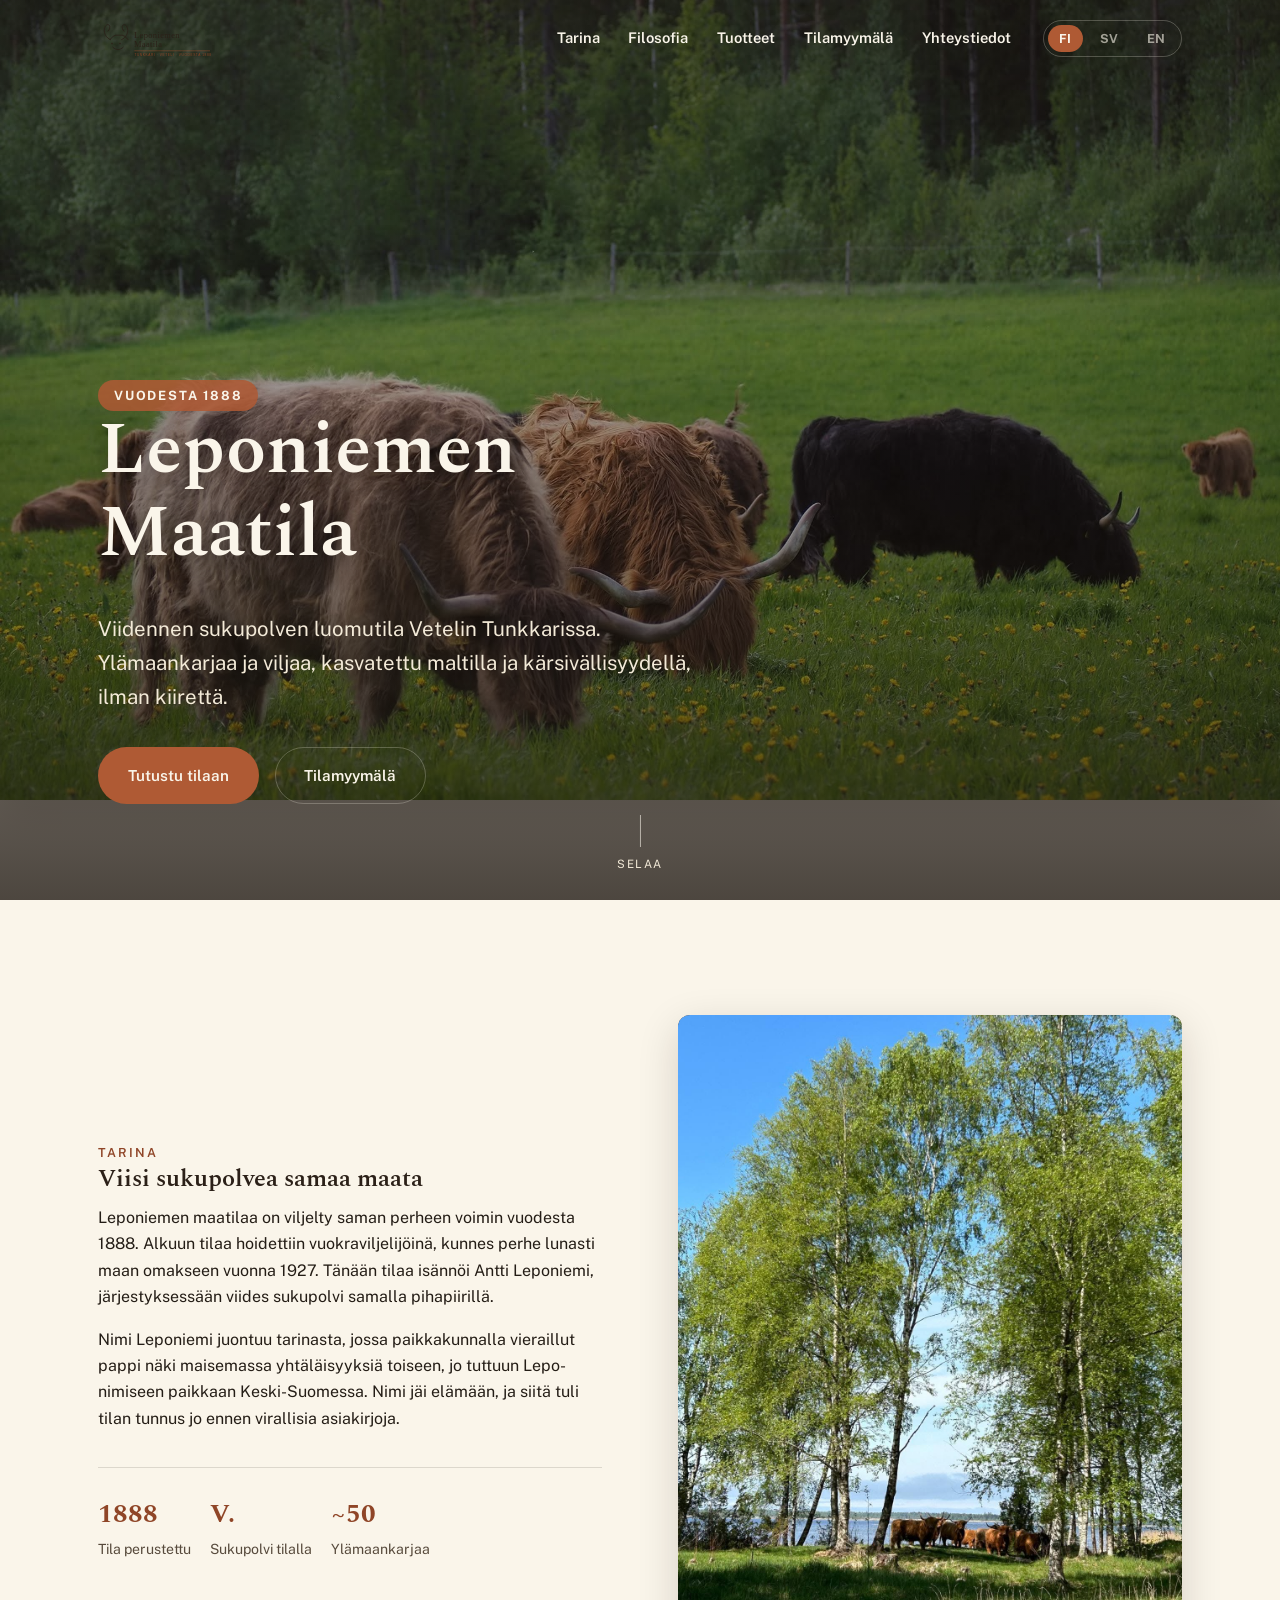
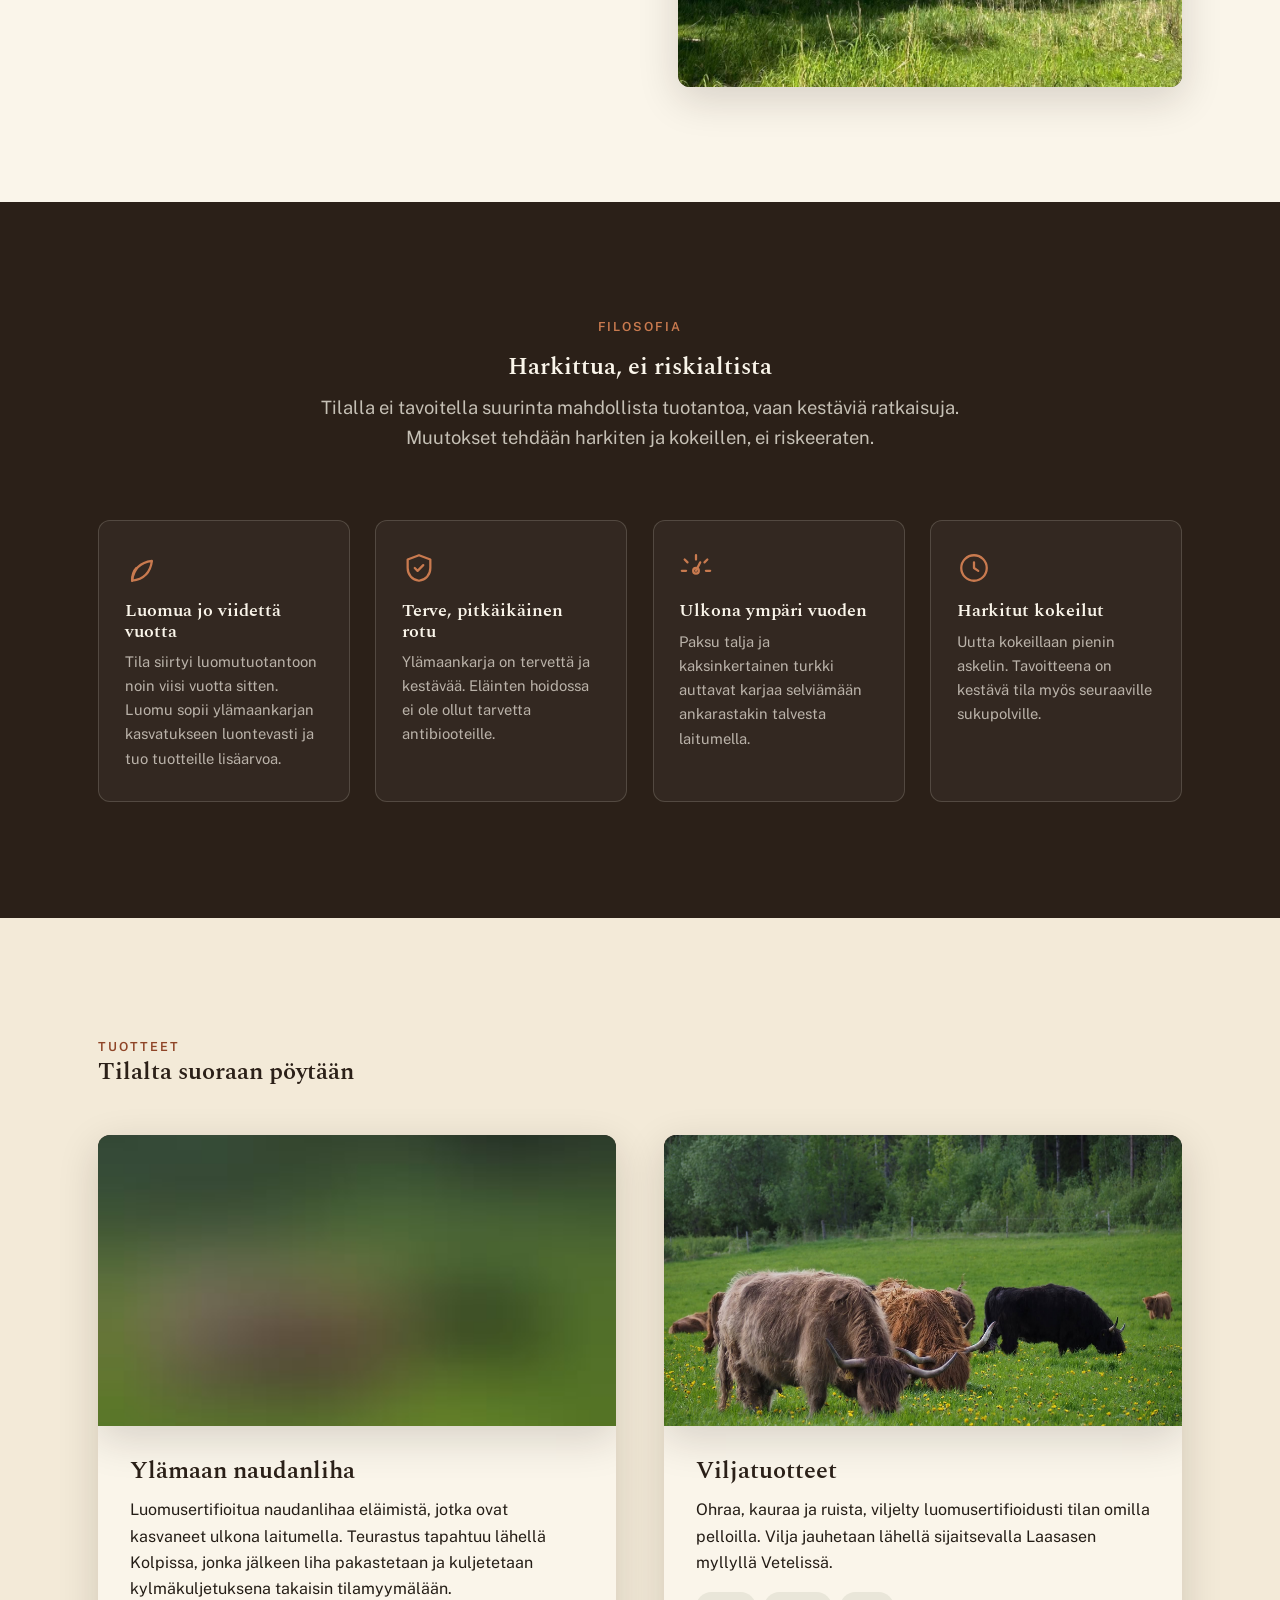
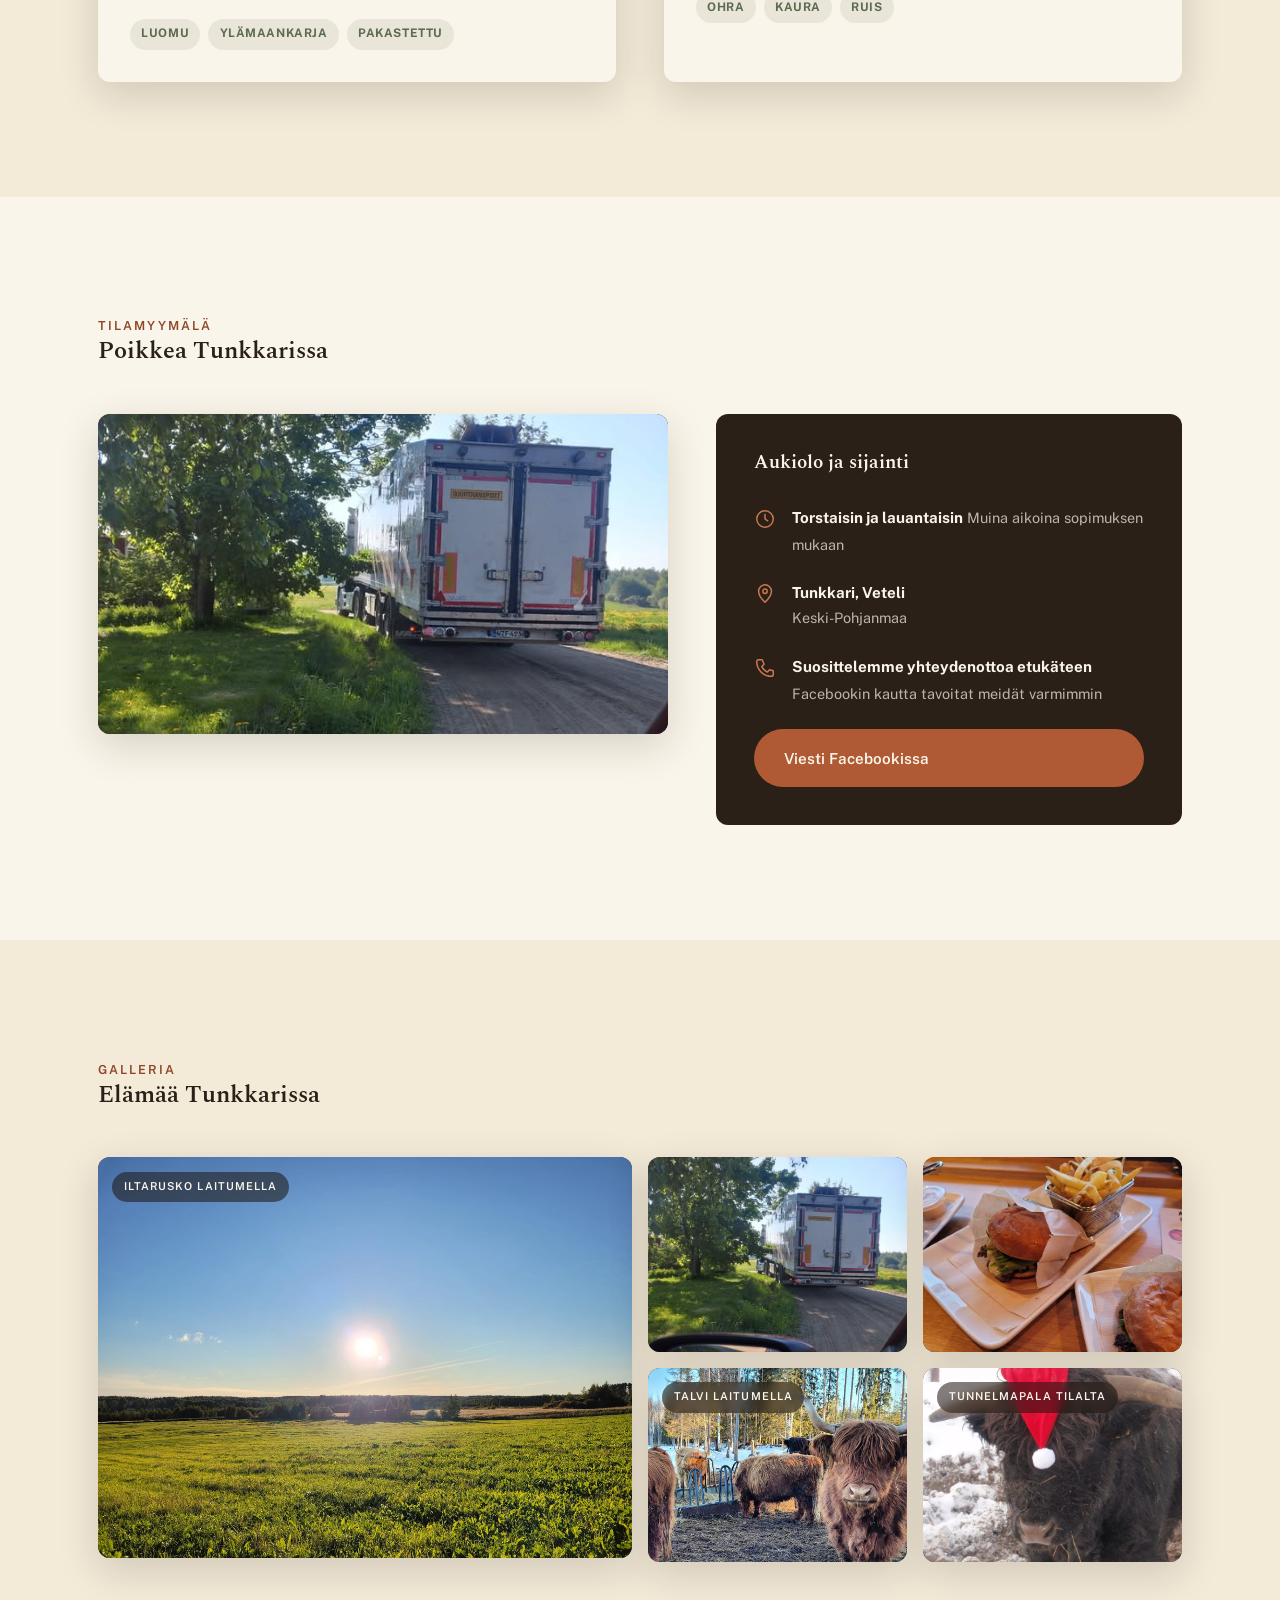
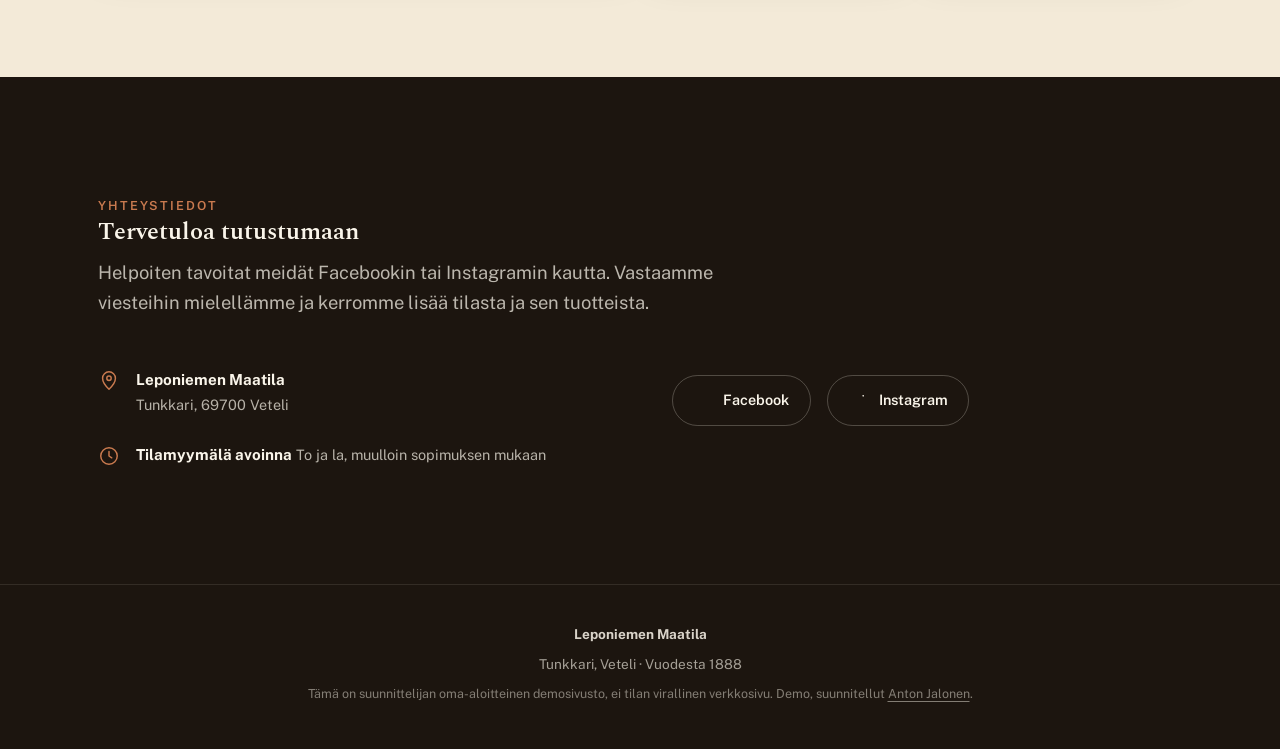
<file: index.html>
<!DOCTYPE html>
<html lang="fi" data-lang="fi">
<head>
<meta charset="UTF-8">
<meta name="viewport" content="width=device-width, initial-scale=1">
<title data-i18n-title="fi">Leponiemen Maatila – Luomua ylämaankarjaa Vetelin Tunkkarissa</title>

<meta name="description" data-i18n-desc="fi" content="Leponiemen maatila on kasvattanut ylämaankarjaa ja viljaa Vetelin Tunkkarissa vuodesta 1888. Viidennen sukupolven luomutila, jossa eläimet elävät ulkona ympäri vuoden.">
<meta name="theme-color" content="#2B2018">

<meta property="og:type" content="website">
<meta property="og:site_name" content="Leponiemen Maatila">
<meta property="og:title" content="Leponiemen Maatila – Luomua ylämaankarjaa Vetelin Tunkkarissa">
<meta property="og:description" content="Viidennen sukupolven luomutila Vetelin Tunkkarissa vuodesta 1888. Ylämaankarjaa ja viljaa, kasvatettu maltilla.">
<meta property="og:locale" content="fi_FI">
<meta property="og:locale:alternate" content="sv_FI">
<meta property="og:locale:alternate" content="en_US">

<link rel="preconnect" href="https://fonts.googleapis.com">
<link rel="preconnect" href="https://fonts.gstatic.com" crossorigin>
<link href="https://fonts.googleapis.com/css2?family=Spectral:ital,wght@0,400;0,500;0,600;0,700;1,400&family=Public+Sans:wght@400;500;600;700&display=swap" rel="stylesheet">

<link rel="stylesheet" href="css/style.css">

<script type="application/ld+json">
{
  "@context": "https://schema.org",
  "@type": "LocalBusiness",
  "name": "Leponiemen Maatila",
  "description": "Viidennen sukupolven luomutila Vetelin Tunkkarissa vuodesta 1888. Ylämaankarjan ja viljan tilamyymälä.",
  "address": {
    "@type": "PostalAddress",
    "addressLocality": "Veteli",
    "addressRegion": "Keski-Pohjanmaa",
    "addressCountry": "FI"
  },
  "sameAs": [
    "https://www.facebook.com/Leponiemen-maatila-758222677575561/",
    "https://www.instagram.com/leponiemen.maatila/"
  ]
}
</script>
</head>
<body>
<a class="skip-link i18n-inline lang-fi" href="#main">Siirry sisältöön</a>
<a class="skip-link i18n-inline lang-sv" href="#main">Hoppa till innehållet</a>
<a class="skip-link i18n-inline lang-en" href="#main">Skip to content</a>

<header class="site-header" data-header>
  <div class="section-inner">
    <a class="brand" href="#top" aria-label="Leponiemen Maatila, etusivulle">
      <img src="images/logo-mark.svg" alt="Leponiemen Maatila" width="176" height="58">
    </a>

    <button class="nav-toggle" data-nav-toggle aria-label="Valikko" aria-expanded="false">
      <span></span>
    </button>

    <nav class="site-nav" data-nav>
      <ul>
        <li><a href="#tarina" class="i18n-inline lang-fi">Tarina</a><a href="#tarina" class="i18n-inline lang-sv">Historia</a><a href="#tarina" class="i18n-inline lang-en">Our story</a></li>
        <li><a href="#filosofia" class="i18n-inline lang-fi">Filosofia</a><a href="#filosofia" class="i18n-inline lang-sv">Filosofi</a><a href="#filosofia" class="i18n-inline lang-en">Philosophy</a></li>
        <li><a href="#tuotteet" class="i18n-inline lang-fi">Tuotteet</a><a href="#tuotteet" class="i18n-inline lang-sv">Produkter</a><a href="#tuotteet" class="i18n-inline lang-en">Products</a></li>
        <li><a href="#vierailu" class="i18n-inline lang-fi">Tilamyymälä</a><a href="#vierailu" class="i18n-inline lang-sv">Gårdsbutiken</a><a href="#vierailu" class="i18n-inline lang-en">Farm shop</a></li>
        <li><a href="#yhteystiedot" class="i18n-inline lang-fi">Yhteystiedot</a><a href="#yhteystiedot" class="i18n-inline lang-sv">Kontakt</a><a href="#yhteystiedot" class="i18n-inline lang-en">Contact</a></li>
      </ul>

      <div class="lang-switch" role="group" aria-label="Kieli / Språk / Language">
        <button type="button" data-lang-btn="fi" aria-pressed="true">FI</button>
        <button type="button" data-lang-btn="sv" aria-pressed="false">SV</button>
        <button type="button" data-lang-btn="en" aria-pressed="false">EN</button>
      </div>
    </nav>
  </div>
</header>

<main id="main">

  <!-- HERO -->
  <section class="hero" id="top">
    <div class="ph ph--hero" aria-hidden="true">
      <img src="images/hero-pasture.jpg" alt="">
    </div>
    <div class="section-inner hero-inner">
      <span class="hero-tag i18n-inline lang-fi">Vuodesta 1888</span>
      <span class="hero-tag i18n-inline lang-sv">Sedan 1888</span>
      <span class="hero-tag i18n-inline lang-en">Since 1888</span>

      <h1 class="i18n-block lang-fi">Leponiemen Maatila</h1>
      <h1 class="i18n-block lang-sv">Leponiemi Gård</h1>
      <h1 class="i18n-block lang-en">Leponiemen Maatila</h1>

      <p class="lede i18n-block lang-fi">Viidennen sukupolven luomutila Vetelin Tunkkarissa. Ylämaankarjaa ja viljaa, kasvatettu maltilla ja kärsivällisyydellä, ilman kiirettä.</p>
      <p class="lede i18n-block lang-sv">En ekologisk familjegård i femte generationen i Tunkkari, Veteli. Höglandsboskap och spannmål, uppfödda med tålamod och eftertanke.</p>
      <p class="lede i18n-block lang-en">A fifth generation organic family farm in Tunkkari, Veteli. Highland cattle and grain, raised with patience and care, never rushed.</p>

      <div class="hero-actions">
        <a class="btn btn-primary" href="#tarina">
          <span class="i18n-inline lang-fi">Tutustu tilaan</span>
          <span class="i18n-inline lang-sv">Läs vår historia</span>
          <span class="i18n-inline lang-en">Read our story</span>
        </a>
        <a class="btn btn-ghost" href="#vierailu">
          <span class="i18n-inline lang-fi">Tilamyymälä</span>
          <span class="i18n-inline lang-sv">Gårdsbutiken</span>
          <span class="i18n-inline lang-en">Visit the farm shop</span>
        </a>
      </div>
    </div>
    <div class="scroll-cue" aria-hidden="true"><span class="line"></span><span class="i18n-inline lang-fi">Selaa</span><span class="i18n-inline lang-sv">Bläddra</span><span class="i18n-inline lang-en">Scroll</span></div>
  </section>

  <!-- STORY -->
  <section class="section story" id="tarina">
    <div class="section-inner split">
      <div class="split-text" data-reveal>
        <p class="eyebrow i18n-inline lang-fi">Tarina</p>
        <p class="eyebrow i18n-inline lang-sv">Historia</p>
        <p class="eyebrow i18n-inline lang-en">Our story</p>

        <h2 class="i18n-block lang-fi">Viisi sukupolvea samaa maata</h2>
        <h2 class="i18n-block lang-sv">Fem generationer på samma jord</h2>
        <h2 class="i18n-block lang-en">Five generations, the same land</h2>

        <div class="i18n-block lang-fi">
          <p>Leponiemen maatilaa on viljelty saman perheen voimin vuodesta 1888. Alkuun tilaa hoidettiin vuokraviljelijöinä, kunnes perhe lunasti maan omakseen vuonna 1927. Tänään tilaa isännöi Antti Leponiemi, järjestyksessään viides sukupolvi samalla pihapiirillä.</p>
          <p>Nimi Leponiemi juontuu tarinasta, jossa paikkakunnalla vieraillut pappi näki maisemassa yhtäläisyyksiä toiseen, jo tuttuun Lepo-nimiseen paikkaan Keski-Suomessa. Nimi jäi elämään, ja siitä tuli tilan tunnus jo ennen virallisia asiakirjoja.</p>
        </div>
        <div class="i18n-block lang-sv">
          <p>Leponiemi gård har odlats av samma familj sedan 1888. Till en början brukade familjen jorden som arrendatorer, tills de köpte marken år 1927. Idag drivs gården av Antti Leponiemi, den femte generationen på samma gårdsplan.</p>
          <p>Namnet Leponiemi kommer från en historia om en präst som besökte trakten och tyckte att landskapet påminde om en plats med samma namn i Mellersta Finland. Namnet blev kvar och blev gårdens kännetecken redan innan det fanns i några officiella papper.</p>
        </div>
        <div class="i18n-block lang-en">
          <p>Leponiemen Maatila has been farmed by the same family since 1888. The family worked the land as tenant farmers at first, until they became its owners in 1927. Today the farm is run by Antti Leponiemi, the fifth generation on the same yard.</p>
          <p>The name Leponiemi comes from a story about a visiting priest who thought the landscape resembled another place of the same name in Central Finland. The name stuck long before it appeared on any official document, and it has marked the farm ever since.</p>
        </div>

        <div class="timeline-fact">
          <div><strong>1888</strong><span class="i18n-inline lang-fi">Tila perustettu</span><span class="i18n-inline lang-sv">Gården grundades</span><span class="i18n-inline lang-en">Farm founded</span></div>
          <div><strong>V.</strong><span class="i18n-inline lang-fi">Sukupolvi tilalla</span><span class="i18n-inline lang-sv">Generationen på gården</span><span class="i18n-inline lang-en">Generation farming here</span></div>
          <div><strong>~50</strong><span class="i18n-inline lang-fi">Ylämaankarjaa</span><span class="i18n-inline lang-sv">Höglandsboskap</span><span class="i18n-inline lang-en">Highland cattle</span></div>
        </div>
      </div>
      <div class="split-media" data-reveal>
        <div class="ph ph--tall" aria-hidden="true">
          <img src="images/story-birches.jpg" alt="">
        </div>
      </div>
    </div>
  </section>

  <!-- PHILOSOPHY -->
  <section class="section philosophy" id="filosofia">
    <div class="section-inner center-col" data-reveal>
      <p class="eyebrow i18n-inline lang-fi">Filosofia</p>
      <p class="eyebrow i18n-inline lang-sv">Filosofi</p>
      <p class="eyebrow i18n-inline lang-en">Philosophy</p>

      <h2 class="i18n-block lang-fi">Harkittua, ei riskialtista</h2>
      <h2 class="i18n-block lang-sv">Genomtänkt, inte riskfyllt</h2>
      <h2 class="i18n-block lang-en">Deliberate, not reckless</h2>

      <p class="lede i18n-block lang-fi">Tilalla ei tavoitella suurinta mahdollista tuotantoa, vaan kestäviä ratkaisuja. Muutokset tehdään harkiten ja kokeillen, ei riskeeraten.</p>
      <p class="lede i18n-block lang-sv">Gården strävar inte efter maximal produktion, utan efter hållbara lösningar. Förändringar görs genomtänkt och genom försök, inte genom risktagande.</p>
      <p class="lede i18n-block lang-en">The farm does not chase maximum output, only lasting solutions. Change happens through careful, controlled experiments, never through risky bets.</p>
    </div>

    <div class="section-inner value-grid">
      <div class="value-card" data-reveal>
        <svg viewBox="0 0 24 24"><path d="M5 21c8-1 13-6 14-14C11 8 6 13 5 21Z" stroke-linejoin="round"/><path d="M5 21c0-4 1-7 3-9" stroke-linecap="round"/></svg>
        <h3 class="i18n-block lang-fi">Luomua jo viidettä vuotta</h3>
        <h3 class="i18n-block lang-sv">Ekologisk i fem år</h3>
        <h3 class="i18n-block lang-en">Organic for five years</h3>
        <p class="i18n-block lang-fi">Tila siirtyi luomutuotantoon noin viisi vuotta sitten. Luomu sopii ylämaankarjan kasvatukseen luontevasti ja tuo tuotteille lisäarvoa.</p>
        <p class="i18n-block lang-sv">Gården övergick till ekologisk produktion för cirka fem år sedan. Det ekologiska passar väl för höglandsboskap och ger produkterna ett mervärde.</p>
        <p class="i18n-block lang-en">The farm converted to organic production around five years ago. Organic farming suits Highland cattle naturally and adds real value to the products.</p>
      </div>

      <div class="value-card" data-reveal>
        <svg viewBox="0 0 24 24"><path d="M12 3 4 6v6c0 5 3.4 8.4 8 9 4.6-.6 8-4 8-9V6z" stroke-linejoin="round"/><path d="M9 12l2 2 4-4" stroke-linecap="round" stroke-linejoin="round"/></svg>
        <h3 class="i18n-block lang-fi">Terve, pitkäikäinen rotu</h3>
        <h3 class="i18n-block lang-sv">Frisk, långlivad ras</h3>
        <h3 class="i18n-block lang-en">A hardy, long-lived breed</h3>
        <p class="i18n-block lang-fi">Ylämaankarja on tervettä ja kestävää. Eläinten hoidossa ei ole ollut tarvetta antibiooteille.</p>
        <p class="i18n-block lang-sv">Höglandsboskapen är frisk och härdig. Djuren har inte behövt antibiotika.</p>
        <p class="i18n-block lang-en">Highland cattle are healthy and resilient. There has been no need for antibiotics in their care.</p>
      </div>

      <div class="value-card" data-reveal>
        <svg viewBox="0 0 24 24"><circle cx="12" cy="14" r="2"/><path d="M12 3v3M4 6l2 2M20 6l-2 2M5 14H2M22 14h-3" stroke-linecap="round"/><path d="M12 14l3-6" stroke-linecap="round"/></svg>
        <h3 class="i18n-block lang-fi">Ulkona ympäri vuoden</h3>
        <h3 class="i18n-block lang-sv">Utomhus året runt</h3>
        <h3 class="i18n-block lang-en">Outdoors, all year round</h3>
        <p class="i18n-block lang-fi">Paksu talja ja kaksinkertainen turkki auttavat karjaa selviämään ankarastakin talvesta laitumella.</p>
        <p class="i18n-block lang-sv">Den tjocka pälsen och dubbla ullagret hjälper boskapen att klara även stränga vintrar på bete.</p>
        <p class="i18n-block lang-en">A thick hide and double coat let the cattle handle even harsh winters out on pasture.</p>
      </div>

      <div class="value-card" data-reveal>
        <svg viewBox="0 0 24 24"><circle cx="12" cy="12" r="9"/><path d="M12 8v4l3 2" stroke-linecap="round" stroke-linejoin="round"/></svg>
        <h3 class="i18n-block lang-fi">Harkitut kokeilut</h3>
        <h3 class="i18n-block lang-sv">Genomtänkta försök</h3>
        <h3 class="i18n-block lang-en">Controlled experiments</h3>
        <p class="i18n-block lang-fi">Uutta kokeillaan pienin askelin. Tavoitteena on kestävä tila myös seuraaville sukupolville.</p>
        <p class="i18n-block lang-sv">Nyheter testas i små steg. Målet är en gård som består också för kommande generationer.</p>
        <p class="i18n-block lang-en">New ideas are tested in small steps. The goal is a farm that lasts for the generations still to come.</p>
      </div>
    </div>
  </section>

  <!-- PRODUCTS -->
  <section class="section products" id="tuotteet">
    <div class="section-inner">
      <p class="eyebrow i18n-inline lang-fi">Tuotteet</p>
      <p class="eyebrow i18n-inline lang-sv">Produkter</p>
      <p class="eyebrow i18n-inline lang-en">Products</p>

      <h2 class="i18n-block lang-fi">Tilalta suoraan pöytään</h2>
      <h2 class="i18n-block lang-sv">Från gården rakt till bordet</h2>
      <h2 class="i18n-block lang-en">From the farm, straight to your table</h2>

      <div class="product-row">
        <div class="product-card" data-reveal>
          <div class="ph ph--wide" aria-hidden="true">
            <img src="images/product-beef.jpg" alt="Ylämaan naudanliha Leponiemen tilalta" loading="lazy">
          </div>
          <div class="product-card-body">
            <h3 class="i18n-block lang-fi">Ylämaan naudanliha</h3>
            <h3 class="i18n-block lang-sv">Höglandsnötkött</h3>
            <h3 class="i18n-block lang-en">Highland beef</h3>
            <p class="i18n-block lang-fi">Luomusertifioitua naudanlihaa eläimistä, jotka ovat kasvaneet ulkona laitumella. Teurastus tapahtuu lähellä Kolpissa, jonka jälkeen liha pakastetaan ja kuljetetaan kylmäkuljetuksena takaisin tilamyymälään.</p>
            <p class="i18n-block lang-sv">Ekocertifierat nötkött från djur som växt upp ute på bete. Slakten sker nära, i Kolpi, varefter köttet fryses och transporteras med kylbil tillbaka till gårdsbutiken.</p>
            <p class="i18n-block lang-en">Certified organic beef from animals raised outdoors on pasture. The cattle are slaughtered nearby in Kolppi, then the meat is frozen and delivered back to the farm shop by refrigerated transport.</p>
            <div class="product-tags">
              <span class="i18n-inline lang-fi">Luomu</span><span class="i18n-inline lang-sv">Ekologiskt</span><span class="i18n-inline lang-en">Organic</span>
              <span class="i18n-inline lang-fi">Ylämaankarja</span><span class="i18n-inline lang-sv">Höglandsboskap</span><span class="i18n-inline lang-en">Highland cattle</span>
              <span class="i18n-inline lang-fi">Pakastettu</span><span class="i18n-inline lang-sv">Fryst</span><span class="i18n-inline lang-en">Frozen</span>
            </div>
          </div>
        </div>

        <div class="product-card" data-reveal>
          <div class="ph ph--wide" aria-hidden="true">
            <img src="images/product-grain.jpg" alt="Viljatuotteet Leponiemen tilalta" loading="lazy">
          </div>
          <div class="product-card-body">
            <h3 class="i18n-block lang-fi">Viljatuotteet</h3>
            <h3 class="i18n-block lang-sv">Spannmålsprodukter</h3>
            <h3 class="i18n-block lang-en">Grain products</h3>
            <p class="i18n-block lang-fi">Ohraa, kauraa ja ruista, viljelty luomusertifioidusti tilan omilla pelloilla. Vilja jauhetaan lähellä sijaitsevalla Laasasen myllyllä Vetelissä.</p>
            <p class="i18n-block lang-sv">Korn, havre och råg, odlade ekologiskt på gårdens egna åkrar. Spannmålet mals vid Laasanens kvarn i närbelägna Veteli.</p>
            <p class="i18n-block lang-en">Barley, oats and rye, organically grown on the farm's own fields. The grain is milled nearby at the Laasanen mill in Veteli.</p>
            <div class="product-tags">
              <span class="i18n-inline lang-fi">Ohra</span><span class="i18n-inline lang-sv">Korn</span><span class="i18n-inline lang-en">Barley</span>
              <span class="i18n-inline lang-fi">Kaura</span><span class="i18n-inline lang-sv">Havre</span><span class="i18n-inline lang-en">Oats</span>
              <span class="i18n-inline lang-fi">Ruis</span><span class="i18n-inline lang-sv">Råg</span><span class="i18n-inline lang-en">Rye</span>
            </div>
          </div>
        </div>
      </div>
    </div>
  </section>

  <!-- VISIT / FARM SHOP -->
  <section class="section visit" id="vierailu">
    <div class="section-inner">
      <p class="eyebrow i18n-inline lang-fi">Tilamyymälä</p>
      <p class="eyebrow i18n-inline lang-sv">Gårdsbutiken</p>
      <p class="eyebrow i18n-inline lang-en">Farm shop</p>

      <h2 class="i18n-block lang-fi">Poikkea Tunkkarissa</h2>
      <h2 class="i18n-block lang-sv">Titta in i Tunkkari</h2>
      <h2 class="i18n-block lang-en">Stop by in Tunkkari</h2>

      <div class="visit-grid">
        <div data-reveal>
          <div class="ph ph--wide" aria-hidden="true">
            <img src="images/visit-farmshop.jpg" alt="Leponiemen tilamyymälä Tunkkarissa" loading="lazy">
          </div>
        </div>

        <div class="visit-card" data-reveal>
          <h3 class="i18n-block lang-fi">Aukiolo ja sijainti</h3>
          <h3 class="i18n-block lang-sv">Öppettider och plats</h3>
          <h3 class="i18n-block lang-en">Hours and location</h3>

          <div class="visit-detail">
            <svg viewBox="0 0 24 24" fill="none" stroke-width="1.6"><circle cx="12" cy="12" r="9"/><path d="M12 7v5l3 2" stroke-linecap="round" stroke-linejoin="round"/></svg>
            <div>
              <strong class="i18n-inline lang-fi">Torstaisin ja lauantaisin</strong>
              <strong class="i18n-inline lang-sv">Torsdagar och lördagar</strong>
              <strong class="i18n-inline lang-en">Thursdays and Saturdays</strong>
              <span class="i18n-inline lang-fi">Muina aikoina sopimuksen mukaan</span>
              <span class="i18n-inline lang-sv">Andra tider enligt överenskommelse</span>
              <span class="i18n-inline lang-en">Other times by arrangement</span>
            </div>
          </div>

          <div class="visit-detail">
            <svg viewBox="0 0 24 24" fill="none" stroke-width="1.6"><path d="M12 21s7-6.6 7-12a7 7 0 1 0-14 0c0 5.4 7 12 7 12Z" stroke-linejoin="round"/><circle cx="12" cy="9" r="2.4"/></svg>
            <div>
              <strong>Tunkkari, Veteli</strong>
              <span class="i18n-inline lang-fi">Keski-Pohjanmaa</span>
              <span class="i18n-inline lang-sv">Mellersta Österbotten</span>
              <span class="i18n-inline lang-en">Central Ostrobothnia, Finland</span>
            </div>
          </div>

          <div class="visit-detail">
            <svg viewBox="0 0 24 24" fill="none" stroke-width="1.6"><path d="M21 15v4a2 2 0 0 1-2 2c-9 0-16-7-16-16a2 2 0 0 1 2-2h4l2 5-2.5 2.5a12 12 0 0 0 6 6L17 14l4 1Z" stroke-linejoin="round"/></svg>
            <div>
              <strong class="i18n-inline lang-fi">Suosittelemme yhteydenottoa etukäteen</strong>
              <strong class="i18n-inline lang-sv">Vi rekommenderar att höra av dig i förväg</strong>
              <strong class="i18n-inline lang-en">We recommend reaching out ahead of time</strong>
              <span class="i18n-inline lang-fi">Facebookin kautta tavoitat meidät varmimmin</span>
              <span class="i18n-inline lang-sv">Facebook är det säkraste sättet att nå oss</span>
              <span class="i18n-inline lang-en">Facebook is the most reliable way to reach us</span>
            </div>
          </div>

          <a class="btn btn-primary" href="https://www.facebook.com/Leponiemen-maatila-758222677575561/" target="_blank" rel="noopener">
            <span class="i18n-inline lang-fi">Viesti Facebookissa</span>
            <span class="i18n-inline lang-sv">Skicka meddelande på Facebook</span>
            <span class="i18n-inline lang-en">Message us on Facebook</span>
          </a>
        </div>
      </div>
    </div>
  </section>

  <!-- GALLERY -->
  <section class="section gallery" id="galleria">
    <div class="section-inner">
      <p class="eyebrow i18n-inline lang-fi">Galleria</p>
      <p class="eyebrow i18n-inline lang-sv">Galleri</p>
      <p class="eyebrow i18n-inline lang-en">Gallery</p>

      <h2 class="i18n-block lang-fi">Elämää Tunkkarissa</h2>
      <h2 class="i18n-block lang-sv">Livet i Tunkkari</h2>
      <h2 class="i18n-block lang-en">Life in Tunkkari</h2>

      <div class="gallery-grid">
        <div class="ph" aria-hidden="true"><img src="images/gallery-sunset.jpg" alt=""><span class="ph-tag i18n-inline lang-fi">Iltarusko laitumella</span><span class="ph-tag i18n-inline lang-sv">Kvällssol över betet</span><span class="ph-tag i18n-inline lang-en">Evening light over the pasture</span></div>
        <div class="ph" aria-hidden="true"><img src="images/gallery-grain.jpg" alt="Viljapellot Leponiemen maatilalla" loading="lazy"></div>
        <div class="ph" aria-hidden="true"><img src="images/gallery-shop.jpg" alt="Leponiemen maatilan tilamyymälä" loading="lazy"></div>
        <div class="ph" aria-hidden="true"><img src="images/gallery-winter.jpg" alt=""><span class="ph-tag i18n-inline lang-fi">Talvi laitumella</span><span class="ph-tag i18n-inline lang-sv">Vinter på bete</span><span class="ph-tag i18n-inline lang-en">Winter on pasture</span></div>
        <div class="ph" aria-hidden="true"><img src="images/gallery-closeup.jpg" alt=""><span class="ph-tag i18n-inline lang-fi">Tunnelmapala tilalta</span><span class="ph-tag i18n-inline lang-sv">En stund från gården</span><span class="ph-tag i18n-inline lang-en">A moment from the farm</span></div>
      </div>
    </div>
  </section>

  <!-- CONTACT -->
  <section class="section contact" id="yhteystiedot">
    <div class="section-inner">
      <p class="eyebrow i18n-inline lang-fi">Yhteystiedot</p>
      <p class="eyebrow i18n-inline lang-sv">Kontakt</p>
      <p class="eyebrow i18n-inline lang-en">Contact</p>

      <h2 class="i18n-block lang-fi">Tervetuloa tutustumaan</h2>
      <h2 class="i18n-block lang-sv">Välkommen att besöka oss</h2>
      <h2 class="i18n-block lang-en">You are welcome to visit</h2>

      <p class="lede i18n-block lang-fi">Helpoiten tavoitat meidät Facebookin tai Instagramin kautta. Vastaamme viesteihin mielellämme ja kerromme lisää tilasta ja sen tuotteista.</p>
      <p class="lede i18n-block lang-sv">Du når oss enklast via Facebook eller Instagram. Vi svarar gärna på meddelanden och berättar mer om gården och dess produkter.</p>
      <p class="lede i18n-block lang-en">The easiest way to reach us is through Facebook or Instagram. We are happy to answer messages and tell you more about the farm and its products.</p>

      <div class="contact-grid">
        <div class="contact-list">
          <div class="visit-detail">
            <svg viewBox="0 0 24 24" fill="none" stroke-width="1.6" stroke="#c97a4f"><path d="M12 21s7-6.6 7-12a7 7 0 1 0-14 0c0 5.4 7 12 7 12Z" stroke-linejoin="round"/><circle cx="12" cy="9" r="2.4"/></svg>
            <div>
              <strong>Leponiemen Maatila</strong>
              <span>Tunkkari, 69700 Veteli</span>
            </div>
          </div>
          <div class="visit-detail">
            <svg viewBox="0 0 24 24" fill="none" stroke-width="1.6" stroke="#c97a4f"><circle cx="12" cy="12" r="9"/><path d="M12 7v5l3 2" stroke-linecap="round" stroke-linejoin="round"/></svg>
            <div>
              <strong class="i18n-inline lang-fi">Tilamyymälä avoinna</strong>
              <strong class="i18n-inline lang-sv">Gårdsbutiken öppen</strong>
              <strong class="i18n-inline lang-en">Farm shop open</strong>
              <span class="i18n-inline lang-fi">To ja la, muulloin sopimuksen mukaan</span>
              <span class="i18n-inline lang-sv">Tors och lör, annars enligt överenskommelse</span>
              <span class="i18n-inline lang-en">Thu and Sat, other times by arrangement</span>
            </div>
          </div>
        </div>

        <div>
          <div class="social-row">
            <a href="https://www.facebook.com/Leponiemen-maatila-758222677575561/" target="_blank" rel="noopener">
              <svg viewBox="0 0 24 24" fill="none" stroke-width="1.6"><path d="M14 9V6.5c0-1 .5-1.5 1.5-1.5H17V2h-2.4C12.2 2 11 3.4 11 6v3H8v3h3v10h3V12h2.6l.4-3H14Z" stroke-linejoin="round"/></svg>
              Facebook
            </a>
            <a href="https://www.instagram.com/leponiemen.maatila/" target="_blank" rel="noopener">
              <svg viewBox="0 0 24 24" fill="none" stroke-width="1.6"><rect x="3" y="3" width="18" height="18" rx="5"/><circle cx="12" cy="12" r="4"/><circle cx="17" cy="7" r="1" fill="currentColor" stroke="none"/></svg>
              Instagram
            </a>
          </div>
        </div>
      </div>
    </div>
  </section>
</main>

<footer class="site-footer">
  <div class="section-inner footer-inner">
    <strong>Leponiemen Maatila</strong>
    <span class="i18n-inline lang-fi">Tunkkari, Veteli · Vuodesta 1888</span>
    <span class="i18n-inline lang-sv">Tunkkari, Veteli · Sedan 1888</span>
    <span class="i18n-inline lang-en">Tunkkari, Veteli · Since 1888</span>

    <p class="footer-credit i18n-block lang-fi">Tämä on suunnittelijan oma-aloitteinen demosivusto, ei tilan virallinen verkkosivu. Demo, suunnitellut <a href="#" onclick="return false;">Anton Jalonen</a>.</p>
    <p class="footer-credit i18n-block lang-sv">Detta är en oombedd demosajt gjord av en webbdesigner, inte gårdens officiella webbplats. Demo, designad av <a href="#" onclick="return false;">Anton Jalonen</a>.</p>
    <p class="footer-credit i18n-block lang-en">This is an unsolicited demo site made by a web designer, not the farm's official website. Demo, designed by <a href="#" onclick="return false;">Anton Jalonen</a>.</p>
  </div>
</footer>

<script src="js/script.js"></script>
</body>
</html>
</file>
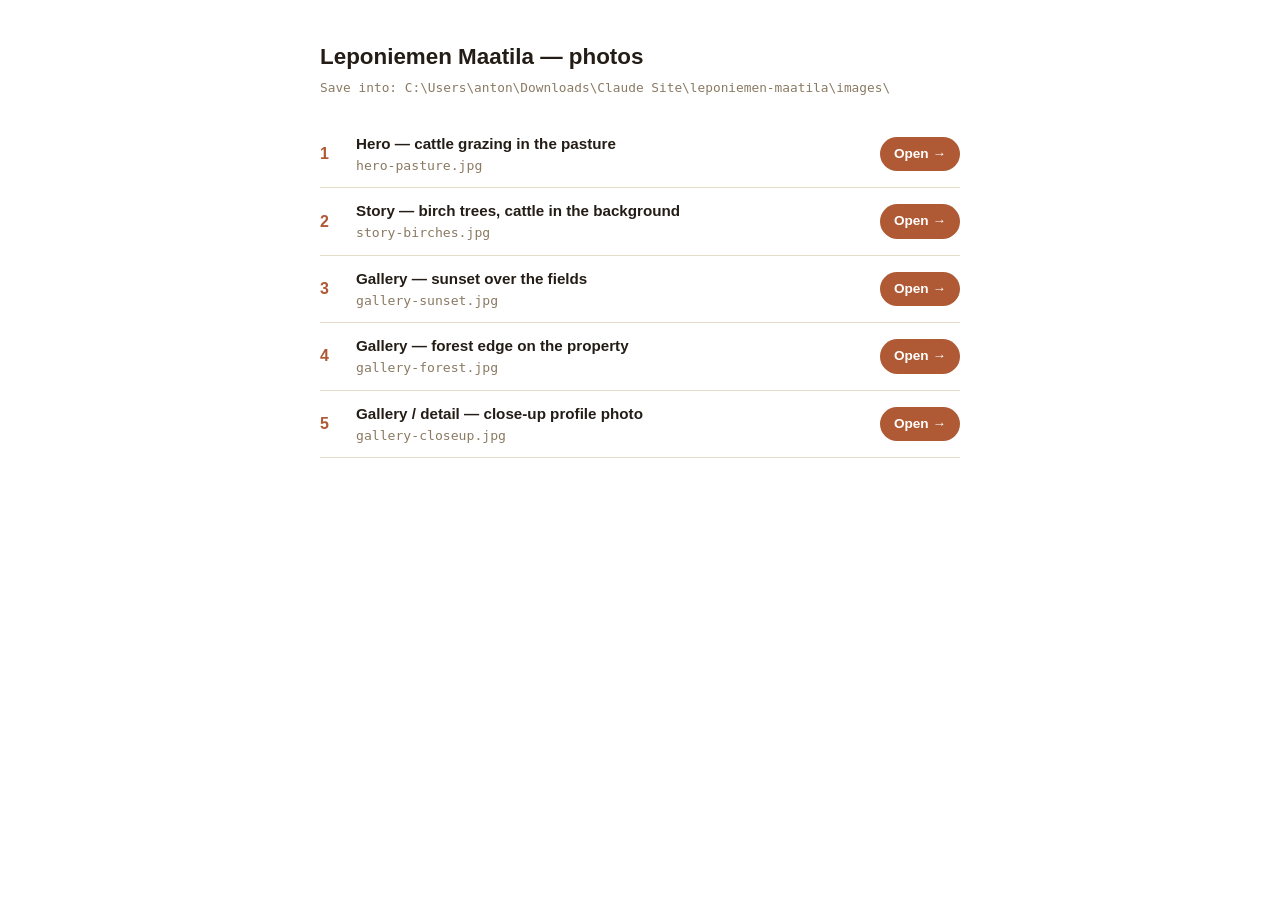
<file: PHOTO-PICKER.html>
<!DOCTYPE html>
<html lang="en">
<head>
<meta charset="UTF-8">
<title>Leponiemen Maatila — photos</title>
<style>
  body { font-family: -apple-system, "Segoe UI", sans-serif; max-width: 640px; margin: 40px auto; padding: 0 20px; color: #241d16; line-height: 1.5; }
  h1 { font-size: 1.4rem; margin-bottom: 4px; }
  .path { font-family: monospace; font-size: 0.8rem; color: #8a7a63; margin-bottom: 24px; word-break: break-all; }
  .item { display: flex; align-items: center; gap: 16px; padding: 12px 0; border-bottom: 1px solid #e5ddca; }
  .item .num { font-weight: 700; color: #af5a34; width: 20px; flex-shrink: 0; }
  .item .info { flex: 1; }
  .item .label { font-weight: 600; font-size: 0.95rem; }
  .item .filename { font-family: monospace; font-size: 0.82rem; color: #8a7a63; }
  .item a.open {
    display: inline-block; padding: 7px 14px; border-radius: 999px; background: #af5a34; color: white;
    text-decoration: none; font-weight: 600; font-size: 0.85rem; flex-shrink: 0;
  }
  .item a.open:hover { background: #8f4527; }
</style>
</head>
<body>
  <h1>Leponiemen Maatila — photos</h1>
  <div class="path">Save into: C:\Users\anton\Downloads\Claude Site\leponiemen-maatila\images\</div>

  <div class="item">
    <div class="num">1</div>
    <div class="info"><div class="label">Hero — cattle grazing in the pasture</div><div class="filename">hero-pasture.jpg</div></div>
    <a class="open" href="https://www.facebook.com/photo/?fbid=406312908350850&set=a.406312871684187" target="_blank" rel="noopener">Open →</a>
  </div>
  <div class="item">
    <div class="num">2</div>
    <div class="info"><div class="label">Story — birch trees, cattle in the background</div><div class="filename">story-birches.jpg</div></div>
    <a class="open" href="https://www.facebook.com/photo.php?fbid=771717818477022&set=pb.100069164315713.-2207520000&type=3" target="_blank" rel="noopener">Open →</a>
  </div>
  <div class="item">
    <div class="num">3</div>
    <div class="info"><div class="label">Gallery — sunset over the fields</div><div class="filename">gallery-sunset.jpg</div></div>
    <a class="open" href="https://www.facebook.com/photo.php?fbid=616167464032059&set=pb.100069164315713.-2207520000&type=3" target="_blank" rel="noopener">Open →</a>
  </div>
  <div class="item">
    <div class="num">4</div>
    <div class="info"><div class="label">Gallery — forest edge on the property</div><div class="filename">gallery-forest.jpg</div></div>
    <a class="open" href="https://www.facebook.com/photo.php?fbid=534506125531527&set=pb.100069164315713.-2207520000&type=3" target="_blank" rel="noopener">Open →</a>
  </div>
  <div class="item">
    <div class="num">5</div>
    <div class="info"><div class="label">Gallery / detail — close-up profile photo</div><div class="filename">gallery-closeup.jpg</div></div>
    <a class="open" href="https://www.facebook.com/photo/?fbid=406312911684183&set=a.406312861684188" target="_blank" rel="noopener">Open →</a>
  </div>
</body>
</html>
</file>
<file: css/style.css>
/* =========================================================
   Leponiemen Maatila — design tokens
   ========================================================= */
:root {
  --bark-950: #1c150f;
  --bark-900: #2b2018;
  --bark-800: #3c2d21;
  --bark-700: #4a3627;
  --rust-400: #c97a4f;
  --rust-500: #af5a34;
  --rust-600: #8f4527;
  --sage-500: #6d7a5b;
  --sage-600: #5c6b4f;
  --oat-100: #faf5ea;
  --oat-200: #f3ead8;
  --oat-300: #ede2cd;
  --ink: #241d16;
  --ink-soft: #574a3c;
  --line: rgba(36, 29, 22, 0.14);
  --line-light: rgba(250, 245, 234, 0.24);

  --font-display: "Spectral", Georgia, "Times New Roman", serif;
  --font-body: "Public Sans", -apple-system, "Segoe UI", sans-serif;

  --container: 1180px;
  --gutter: clamp(1.25rem, 4vw, 3rem);
  --radius: 12px;

  --shadow-soft: 0 12px 40px rgba(28, 21, 15, 0.16);
  --shadow-deep: 0 24px 64px rgba(28, 21, 15, 0.30);

  --ease: cubic-bezier(.22,.61,.36,1);
}

/* =========================================================
   Reset & base
   ========================================================= */
*, *::before, *::after { box-sizing: border-box; }
html { scroll-behavior: smooth; scroll-padding-top: 88px; }
@media (prefers-reduced-motion: reduce) {
  html { scroll-behavior: auto; }
  *, *::before, *::after { animation-duration: 0.001ms !important; animation-iteration-count: 1 !important; transition-duration: 0.001ms !important; scroll-behavior: auto !important; }
}

body {
  margin: 0;
  font-family: var(--font-body);
  color: var(--ink);
  background: var(--oat-100);
  font-size: 16px;
  line-height: 1.65;
  -webkit-font-smoothing: antialiased;
}

img, svg { max-width: 100%; display: block; }
a { color: inherit; text-decoration: none; }
ul { margin: 0; padding: 0; list-style: none; }
h1, h2, h3 { font-family: var(--font-display); font-weight: 600; line-height: 1.14; margin: 0 0 0.5em; color: var(--bark-900); }
p { margin: 0 0 1em; }
button { font-family: inherit; cursor: pointer; }

.skip-link {
  position: absolute; left: -9999px; top: 0;
  background: var(--rust-500); color: var(--oat-100);
  padding: 0.9rem 1.4rem; z-index: 999; font-weight: 600; border-radius: 0 0 8px 0;
}
.skip-link:focus { left: 0; }

:focus-visible { outline: 3px solid var(--rust-500); outline-offset: 3px; }

/* =========================================================
   i18n visibility
   ========================================================= */
.i18n-inline, .i18n-block { display: none !important; }
html[data-lang="fi"] .i18n-inline.lang-fi,
html[data-lang="sv"] .i18n-inline.lang-sv,
html[data-lang="en"] .i18n-inline.lang-en { display: inline !important; }
html[data-lang="fi"] .i18n-block.lang-fi,
html[data-lang="sv"] .i18n-block.lang-sv,
html[data-lang="en"] .i18n-block.lang-en { display: block !important; }

/* =========================================================
   Layout helpers
   ========================================================= */
.section { padding: clamp(4rem, 9vw, 8rem) 0; }
.section-inner { max-width: var(--container); margin: 0 auto; padding: 0 var(--gutter); }
.center-col { text-align: center; display: flex; flex-direction: column; align-items: center; }
.eyebrow {
  font-family: var(--font-body); font-weight: 600; letter-spacing: 0.16em; text-transform: uppercase;
  font-size: 0.78rem; color: var(--rust-600); margin: 0 0 1rem;
}
.lede { font-size: 1.15rem; color: var(--ink-soft); max-width: 60ch; }

.split { display: grid; grid-template-columns: 1fr 1fr; gap: clamp(2rem, 6vw, 5rem); align-items: center; }
.split.reverse .split-media { order: 2; }
.split.reverse .split-text { order: 1; }
@media (max-width: 860px) {
  .split { grid-template-columns: 1fr; }
  .split.reverse .split-media { order: 1; }
  .split.reverse .split-text { order: 2; }
}

.btn {
  display: inline-flex; align-items: center; gap: 0.6rem;
  padding: 0.95rem 1.8rem; border-radius: 999px; font-weight: 600; font-size: 0.95rem;
  border: 1.5px solid transparent; transition: transform 0.25s var(--ease), background 0.25s var(--ease), border-color 0.25s var(--ease), color 0.25s var(--ease);
}
.btn-primary { background: var(--rust-500); color: var(--oat-100); }
.btn-primary:hover { background: var(--rust-600); transform: translateY(-2px); }
.btn-ghost { border-color: var(--line-light); color: inherit; }
.btn-ghost:hover { border-color: var(--rust-400); background: rgba(175, 90, 52, 0.08); transform: translateY(-2px); }
.btn svg { width: 1.1em; height: 1.1em; }

/* =========================================================
   Placeholder image blocks (real photos to be added later)
   ========================================================= */
.ph {
  position: relative;
  border-radius: var(--radius);
  overflow: hidden;
  background:
    radial-gradient(circle at 30% 20%, rgba(175,90,52,0.28), transparent 55%),
    radial-gradient(circle at 75% 80%, rgba(109,122,91,0.30), transparent 55%),
    linear-gradient(155deg, var(--bark-800), var(--bark-950));
  display: flex; align-items: center; justify-content: center;
  aspect-ratio: var(--ph-ratio, 4/3);
  box-shadow: var(--shadow-soft);
}
.ph::before {
  content: "";
  position: absolute; inset: 0;
  background-image: repeating-linear-gradient(45deg, rgba(250,245,234,0.035) 0 2px, transparent 2px 14px);
}
.ph-icon {
  position: relative; z-index: 1;
  width: 30%; max-width: 88px; opacity: 0.55;
}
.ph-icon svg { width: 100%; height: 100%; stroke: var(--oat-200); }
.ph img { position: absolute; inset: 0; width: 100%; height: 100%; object-fit: cover; z-index: 0; }
.ph-tag {
  position: absolute; top: 0.9rem; left: 0.9rem; z-index: 2;
  font-size: 0.68rem; letter-spacing: 0.1em; text-transform: uppercase; font-weight: 600;
  color: var(--oat-100); background: rgba(28,21,15,0.55); backdrop-filter: blur(4px);
  padding: 0.4rem 0.7rem; border-radius: 999px;
}
.ph--hero { --ph-ratio: 16/10; border-radius: 0; }
.hero .ph-tag { top: auto; left: auto; bottom: 1rem; right: 1rem; }
.ph--wide { --ph-ratio: 16/9; }
.ph--tall { --ph-ratio: 3/4; }
.ph--square { --ph-ratio: 1/1; }

/* =========================================================
   Header
   ========================================================= */
.site-header {
  position: fixed; top: 0; left: 0; right: 0; z-index: 100;
  padding: 1.1rem 0;
  transition: background 0.35s var(--ease), box-shadow 0.35s var(--ease), padding 0.35s var(--ease);
}
.site-header.scrolled {
  background: rgba(250, 245, 234, 0.92); backdrop-filter: blur(10px);
  box-shadow: 0 6px 24px rgba(28,21,15,0.10); padding: 0.7rem 0;
}
.site-header .section-inner { display: flex; align-items: center; justify-content: space-between; gap: 1.5rem; }
.brand { display: flex; align-items: center; gap: 0.7rem; }
.brand img { height: 42px; width: auto; }
.brand-text { display: none; }

.site-nav { display: flex; align-items: center; gap: 2rem; }
.site-nav ul { display: flex; gap: 1.8rem; }
.site-nav a {
  font-size: 0.92rem; font-weight: 600; color: var(--bark-900);
  position: relative; padding-bottom: 4px;
}
.site-header:not(.scrolled) .site-nav a,
.site-header:not(.scrolled) .lang-switch button { color: var(--oat-100); }
.site-nav a::after {
  content: ""; position: absolute; left: 0; right: 100%; bottom: 0; height: 2px; background: var(--rust-500);
  transition: right 0.3s var(--ease);
}
.site-nav a:hover::after { right: 0; }

.lang-switch { display: flex; gap: 0.35rem; border: 1.5px solid var(--line-light); border-radius: 999px; padding: 0.25rem; }
.site-header.scrolled .lang-switch { border-color: var(--line); }
.lang-switch button {
  background: none; border: none; padding: 0.4rem 0.7rem; border-radius: 999px;
  font-size: 0.78rem; font-weight: 700; letter-spacing: 0.04em; color: inherit; opacity: 0.6;
  transition: opacity 0.2s var(--ease), background 0.2s var(--ease);
}
.lang-switch button[aria-pressed="true"] { opacity: 1; background: var(--rust-500); color: var(--oat-100); }

.nav-toggle { display: none; background: none; border: none; padding: 0.5rem; }
.nav-toggle span, .nav-toggle span::before, .nav-toggle span::after {
  content: ""; display: block; width: 24px; height: 2px; background: currentColor; position: relative; transition: all 0.25s var(--ease);
}
.nav-toggle span::before { position: absolute; top: -7px; width: 24px; background: currentColor; }
.nav-toggle span::after { position: absolute; top: 7px; width: 24px; background: currentColor; }

@media (max-width: 860px) {
  .site-nav { position: fixed; inset: 0 0 0 auto; width: min(320px, 84vw); background: var(--oat-100);
    flex-direction: column; align-items: flex-start; padding: 6.5rem 2rem 2rem; gap: 2.5rem;
    transform: translateX(100%); transition: transform 0.4s var(--ease); box-shadow: var(--shadow-deep); }
  .site-nav.open { transform: translateX(0); }
  .site-nav ul { flex-direction: column; gap: 1.4rem; }
  .site-nav a, .site-header:not(.scrolled) .site-nav a { color: var(--bark-900); }
  .lang-switch { border-color: var(--line); }
  .nav-toggle { display: block; }
  .site-header:not(.scrolled) .nav-toggle { color: var(--oat-100); }
  .nav-toggle.open, .site-header.scrolled .nav-toggle { color: var(--bark-900); }
}

/* =========================================================
   Hero
   ========================================================= */
.hero { position: relative; min-height: 100vh; min-height: 100dvh; display: flex; align-items: flex-end; }
.hero .ph { position: absolute; inset: 0; z-index: 0; }
.hero::after {
  content: ""; position: absolute; inset: 0; z-index: 1;
  background: linear-gradient(180deg, rgba(28,21,15,0.55) 0%, rgba(28,21,15,0.30) 38%, rgba(28,21,15,0.78) 100%);
}
.hero-inner { position: relative; z-index: 2; padding-bottom: clamp(3rem, 8vw, 6rem); color: var(--oat-100); width: 100%; }
.hero-tag {
  display: inline-block; font-size: 0.8rem; font-weight: 700; letter-spacing: 0.14em; text-transform: uppercase;
  color: var(--oat-100); background: rgba(175,90,52,0.85); padding: 0.5rem 1rem; border-radius: 999px; margin-bottom: 1.5rem;
}
.hero h1 { color: var(--oat-100); font-size: clamp(2.6rem, 6vw, 4.6rem); max-width: 16ch; text-shadow: 0 4px 24px rgba(0,0,0,0.35); }
.hero p.lede { color: var(--oat-200); font-size: clamp(1.05rem, 1.6vw, 1.3rem); max-width: 46ch; }
.hero-actions { display: flex; gap: 1rem; flex-wrap: wrap; margin-top: 2rem; }
.scroll-cue {
  position: absolute; bottom: 1.6rem; left: 50%; transform: translateX(-50%); z-index: 2;
  color: var(--oat-200); font-size: 0.72rem; letter-spacing: 0.14em; text-transform: uppercase;
  display: flex; flex-direction: column; align-items: center; gap: 0.5rem;
}
.scroll-cue .line { width: 1px; height: 32px; background: rgba(250,245,234,0.6); animation: scrollcue 2s var(--ease) infinite; }
@keyframes scrollcue { 0% { transform: scaleY(0); transform-origin: top; } 50% { transform: scaleY(1); transform-origin: top; } 51% { transform-origin: bottom; } 100% { transform: scaleY(0); transform-origin: bottom; } }

/* =========================================================
   Story / About
   ========================================================= */
.story { background: var(--oat-100); }
.timeline-fact {
  display: flex; gap: 1.2rem; margin-top: 2.2rem; padding-top: 1.6rem; border-top: 1px solid var(--line);
}
.timeline-fact strong { font-family: var(--font-display); font-size: 1.6rem; color: var(--rust-600); display: block; }
.timeline-fact span { font-size: 0.88rem; color: var(--ink-soft); }

/* =========================================================
   Philosophy / values grid
   ========================================================= */
.philosophy { background: var(--bark-900); color: var(--oat-100); }
.philosophy h2, .philosophy .eyebrow { color: var(--oat-100); }
.philosophy .eyebrow { color: var(--rust-400); }
.philosophy .lede { color: rgba(250,245,234,0.75); }
.value-grid { display: grid; grid-template-columns: repeat(4, 1fr); gap: 1.6rem; margin-top: 3rem; }
@media (max-width: 980px) { .value-grid { grid-template-columns: repeat(2, 1fr); } }
@media (max-width: 560px) { .value-grid { grid-template-columns: 1fr; } }
.value-card {
  padding: 1.9rem 1.6rem; border: 1px solid rgba(250,245,234,0.16); border-radius: var(--radius);
  background: rgba(250,245,234,0.04); transition: transform 0.3s var(--ease), background 0.3s var(--ease), border-color 0.3s var(--ease);
}
.value-card:hover { transform: translateY(-6px); background: rgba(250,245,234,0.08); border-color: rgba(201,122,79,0.5); }
.value-card svg { width: 34px; height: 34px; stroke: var(--rust-400); fill: none; stroke-width: 1.6; margin-bottom: 1rem; }
.value-card h3 { color: var(--oat-100); font-size: 1.1rem; margin-bottom: 0.5rem; }
.value-card p { color: rgba(250,245,234,0.68); font-size: 0.92rem; margin: 0; }

/* =========================================================
   Products
   ========================================================= */
.products { background: var(--oat-200); }
.product-row { display: grid; grid-template-columns: 1fr 1fr; gap: clamp(1.5rem, 4vw, 3rem); margin-top: 3rem; }
@media (max-width: 860px) { .product-row { grid-template-columns: 1fr; } }
.product-card {
  background: var(--oat-100); border-radius: var(--radius); overflow: hidden; box-shadow: var(--shadow-soft);
  display: flex; flex-direction: column;
}
.product-card .ph { border-radius: 0; }
.product-card-body { padding: 2rem; }
.product-card h3 { font-size: 1.5rem; }
.product-tags { display: flex; flex-wrap: wrap; gap: 0.5rem; margin: 1rem 0 0; }
.product-tags span {
  font-size: 0.74rem; font-weight: 700; letter-spacing: 0.05em; text-transform: uppercase;
  color: var(--sage-600); background: rgba(109,122,91,0.12); padding: 0.35rem 0.7rem; border-radius: 999px;
}

/* =========================================================
   Visit / farm shop
   ========================================================= */
.visit { background: var(--oat-100); }
.visit-grid { display: grid; grid-template-columns: 1.1fr 0.9fr; gap: clamp(1.5rem, 4vw, 3rem); align-items: stretch; margin-top: 3rem; }
@media (max-width: 860px) { .visit-grid { grid-template-columns: 1fr; } }
.visit-card {
  background: var(--bark-900); color: var(--oat-100); border-radius: var(--radius); padding: 2.4rem;
  display: flex; flex-direction: column; justify-content: center; gap: 1.4rem;
}
.visit-card h3 { color: var(--oat-100); }
.visit-detail { display: flex; gap: 1rem; align-items: flex-start; }
.visit-detail svg { width: 22px; height: 22px; stroke: var(--rust-400); flex-shrink: 0; margin-top: 3px; }
.visit-detail strong { display: block; font-size: 0.95rem; }
.visit-detail span { font-size: 0.9rem; color: rgba(250,245,234,0.7); }

/* =========================================================
   Gallery
   ========================================================= */
.gallery { background: var(--oat-200); }
.gallery-grid { display: grid; grid-template-columns: repeat(4, 1fr); gap: 1rem; margin-top: 3rem; }
.gallery-grid .ph:nth-child(1) { grid-column: span 2; grid-row: span 2; }
@media (max-width: 860px) {
  .gallery-grid { grid-template-columns: repeat(2, 1fr); }
  .gallery-grid .ph:nth-child(1) { grid-column: span 2; grid-row: span 1; }
}

/* =========================================================
   Contact
   ========================================================= */
.contact { background: var(--bark-950); color: var(--oat-100); }
.contact h2 { color: var(--oat-100); }
.contact .eyebrow { color: var(--rust-400); }
.contact .lede { color: rgba(250,245,234,0.72); }
.contact-grid { display: grid; grid-template-columns: 1fr 1fr; gap: clamp(2rem, 5vw, 4rem); margin-top: 3rem; }
@media (max-width: 860px) { .contact-grid { grid-template-columns: 1fr; } }
.contact-list { display: flex; flex-direction: column; gap: 1.5rem; }
.contact-list .visit-detail span, .contact-list .visit-detail strong { color: inherit; }
.contact-list .visit-detail span { color: rgba(250,245,234,0.7); }
.social-row { display: flex; gap: 1rem; margin-top: 0.5rem; }
.social-row a {
  display: inline-flex; align-items: center; gap: 0.6rem; padding: 0.8rem 1.3rem; border-radius: 999px;
  border: 1.5px solid rgba(250,245,234,0.24); font-weight: 600; font-size: 0.9rem;
  transition: background 0.25s var(--ease), border-color 0.25s var(--ease);
}
.social-row a:hover { background: rgba(175,90,52,0.2); border-color: var(--rust-400); }
.social-row svg { width: 20px; height: 20px; }

/* =========================================================
   Footer
   ========================================================= */
.site-footer { background: var(--bark-950); color: rgba(250,245,234,0.62); padding: 2.4rem 0 2rem; border-top: 1px solid rgba(250,245,234,0.1); }
.footer-inner { display: flex; flex-direction: column; gap: 0.5rem; align-items: center; text-align: center; font-size: 0.85rem; }
.footer-inner strong { color: rgba(250,245,234,0.85); }
.footer-credit { font-size: 0.78rem; opacity: 0.75; }
.footer-credit a { text-decoration: underline; text-underline-offset: 3px; }

/* =========================================================
   Reveal-on-scroll
   ========================================================= */
[data-reveal] { opacity: 0; transform: translateY(28px); transition: opacity 0.8s var(--ease), transform 0.8s var(--ease); }
[data-reveal].is-visible { opacity: 1; transform: translateY(0); }
</file>
